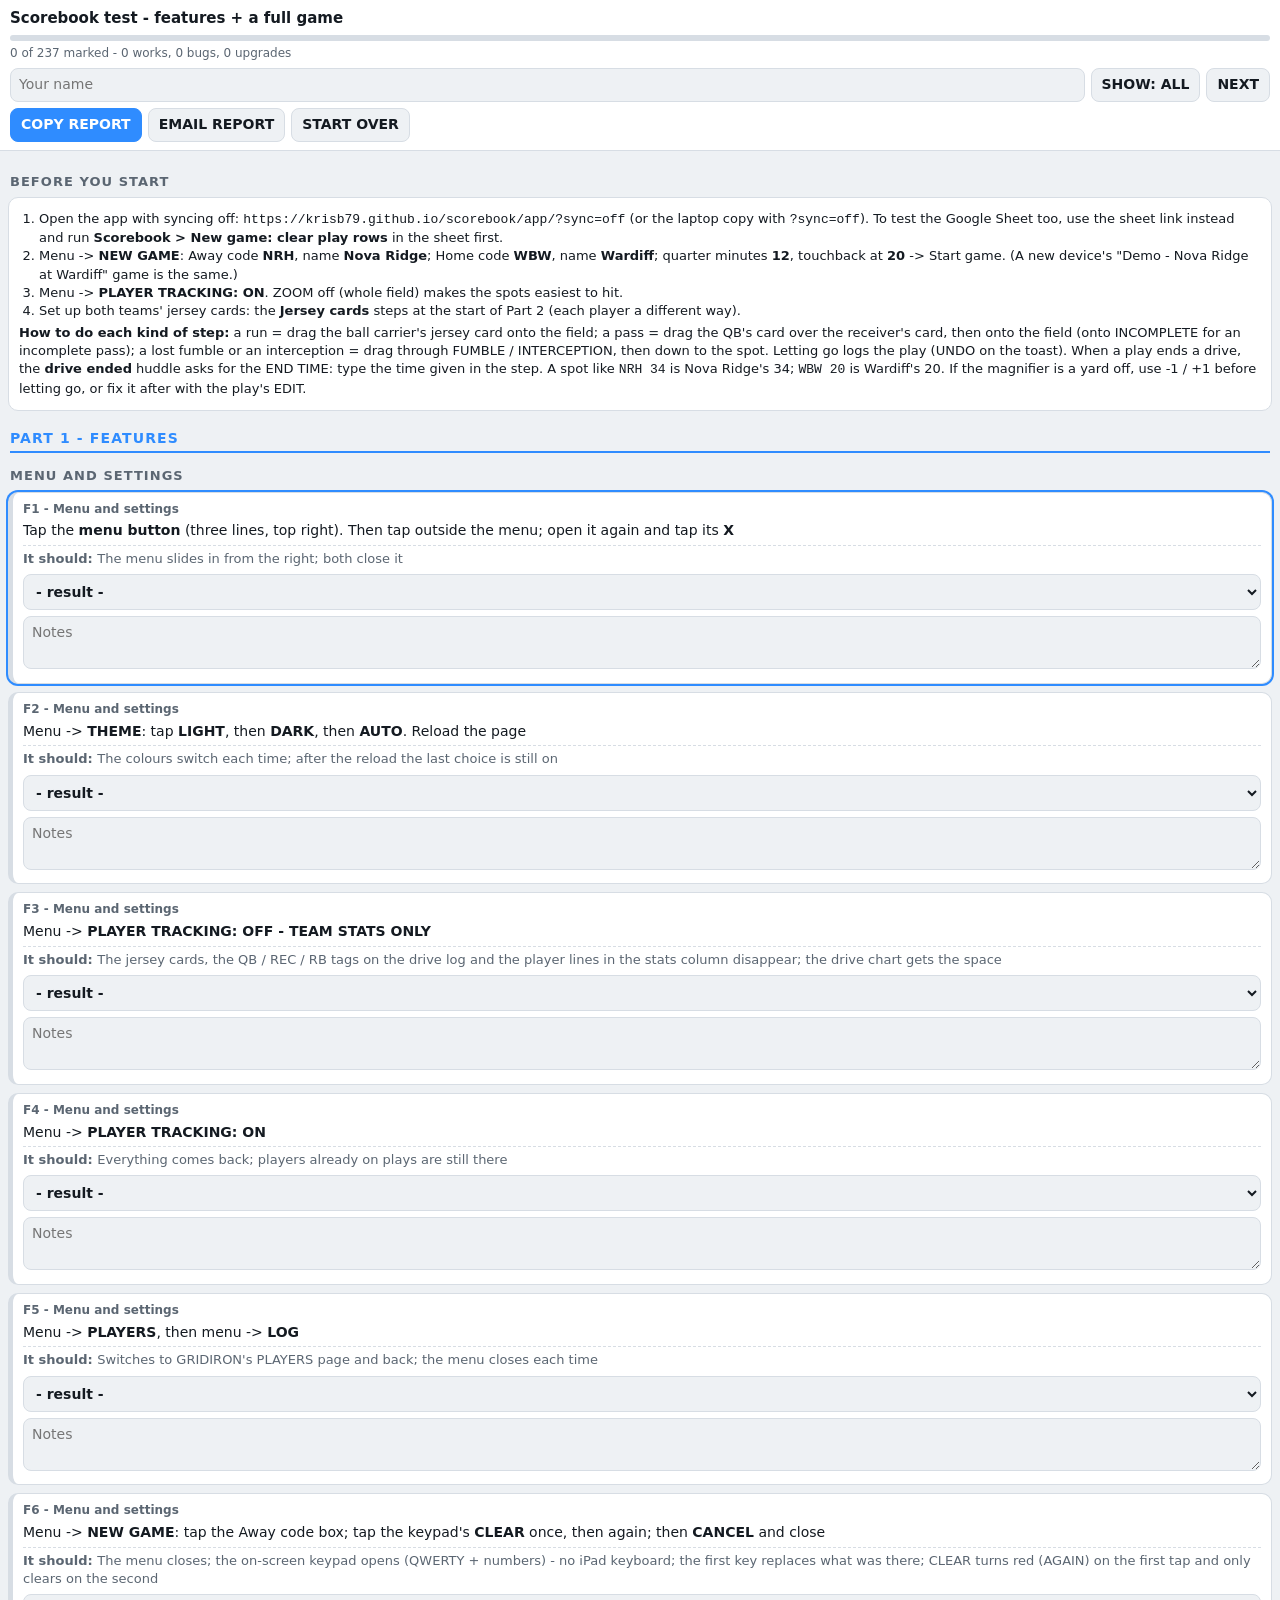
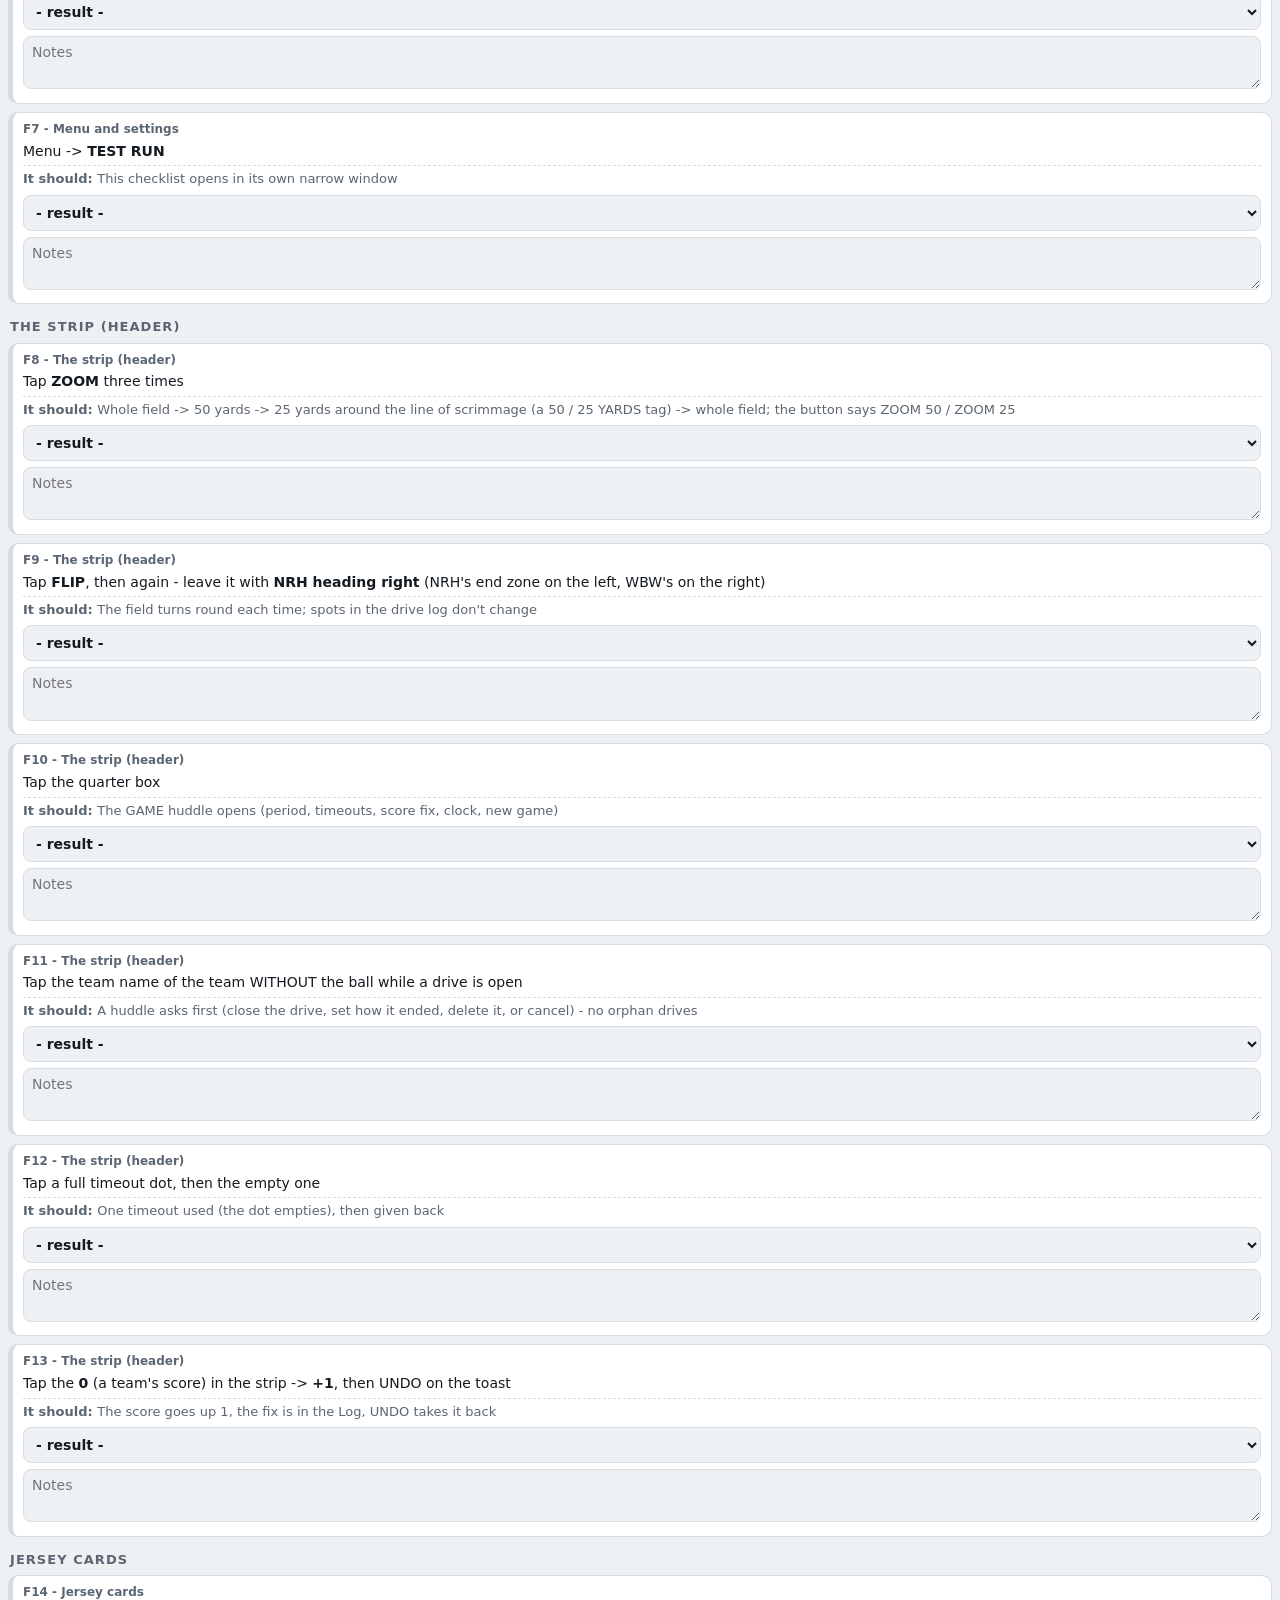
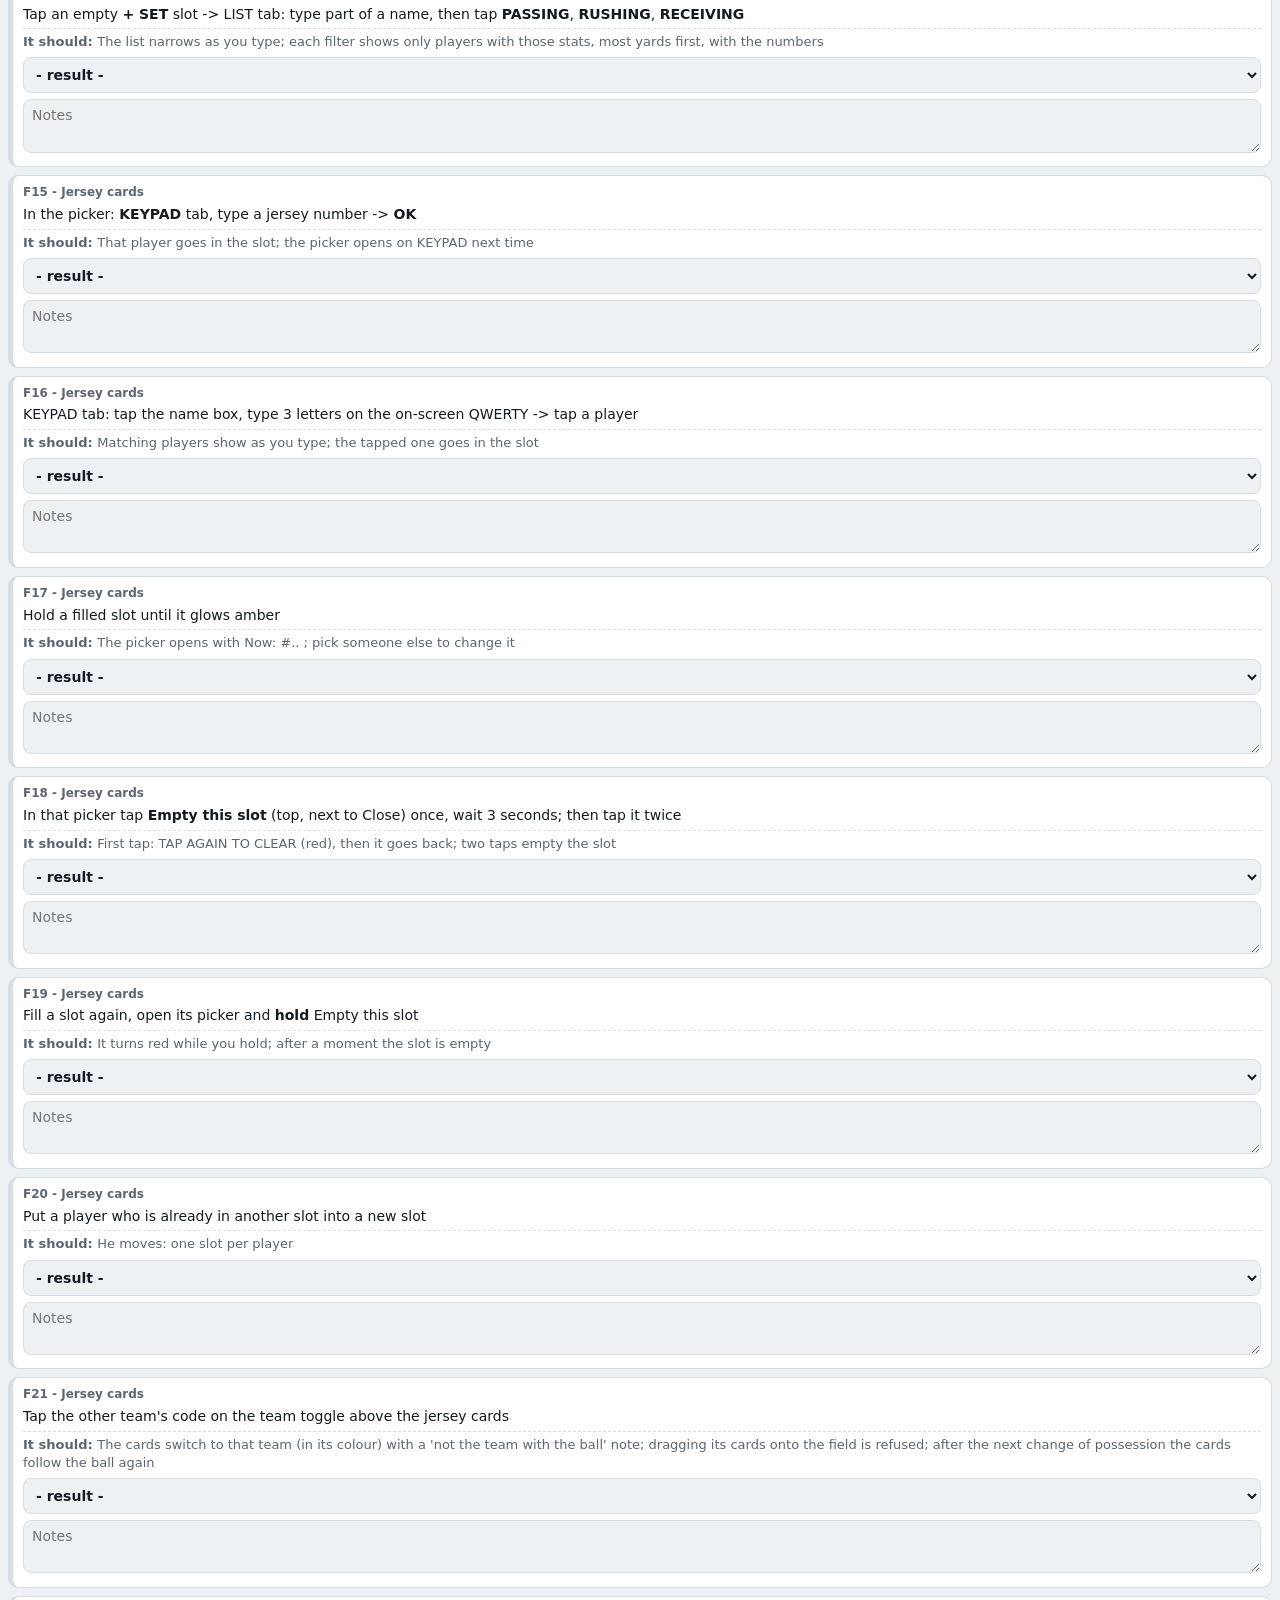
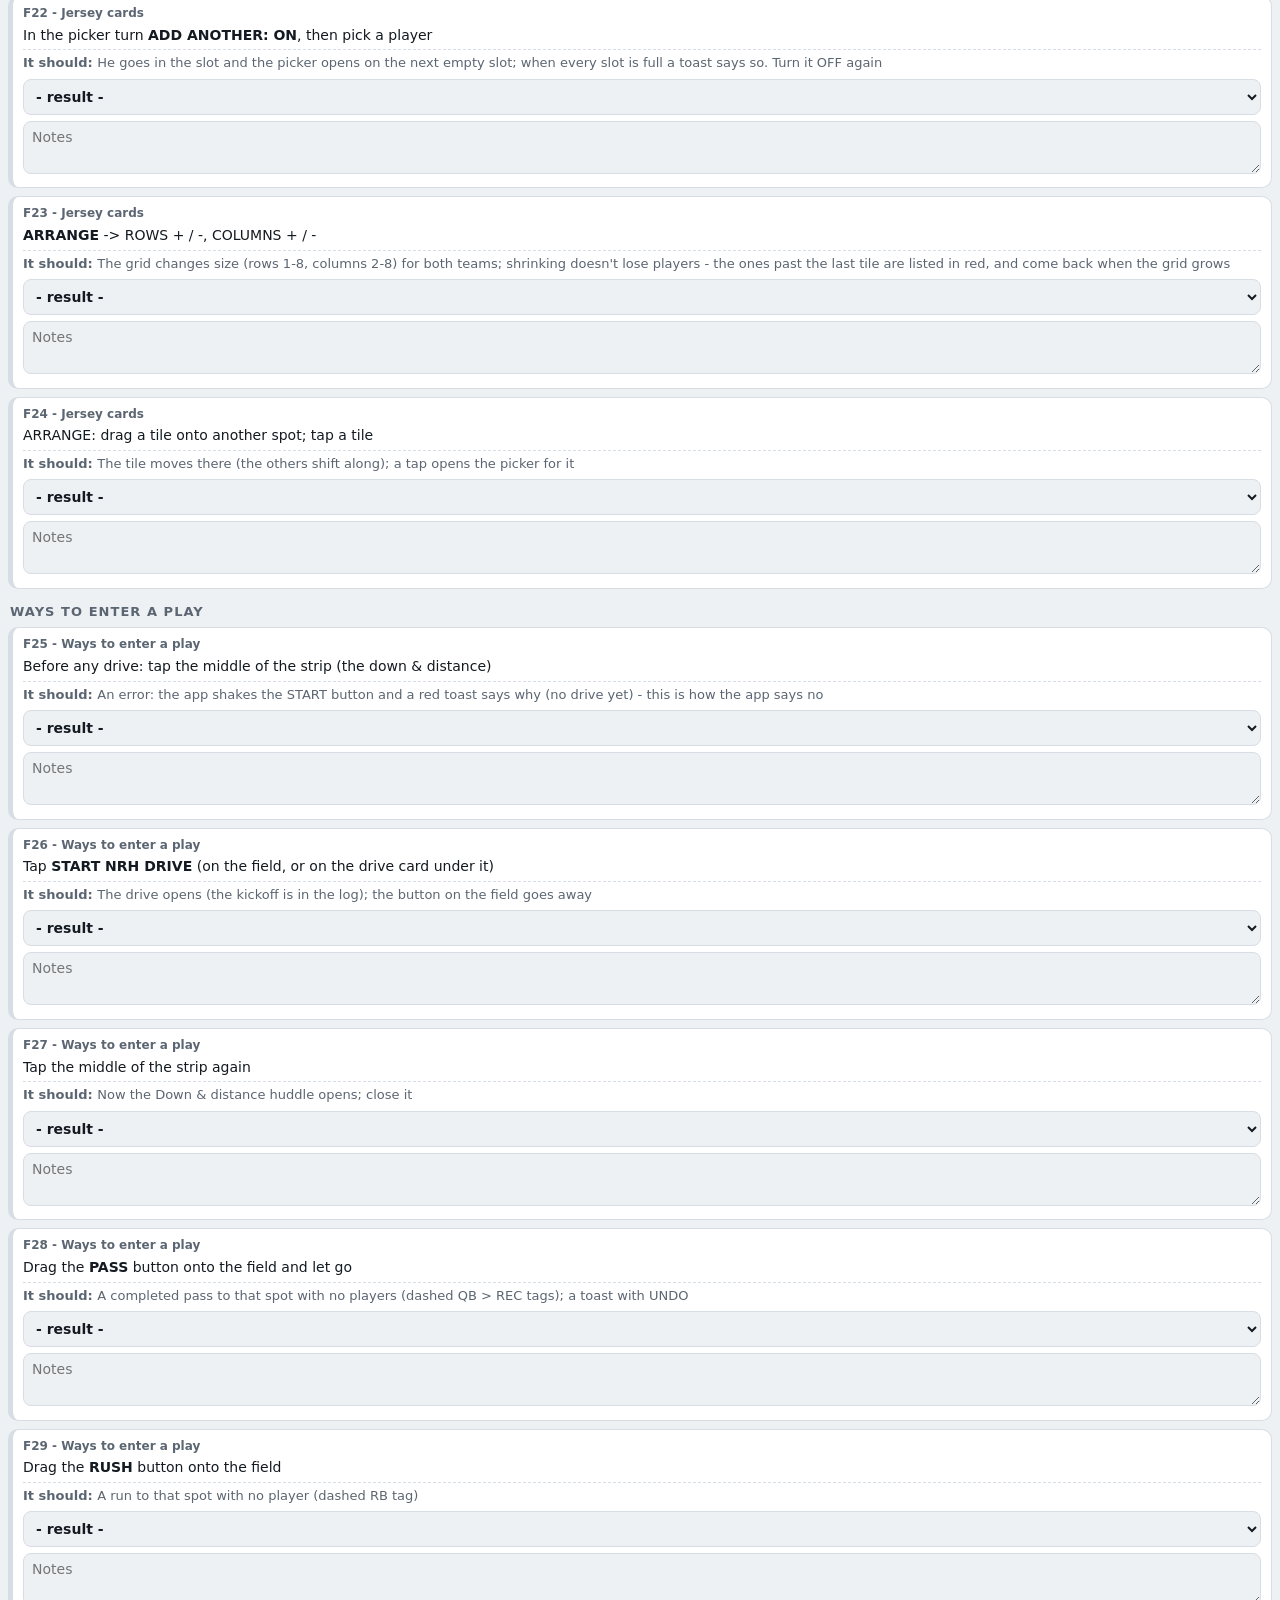
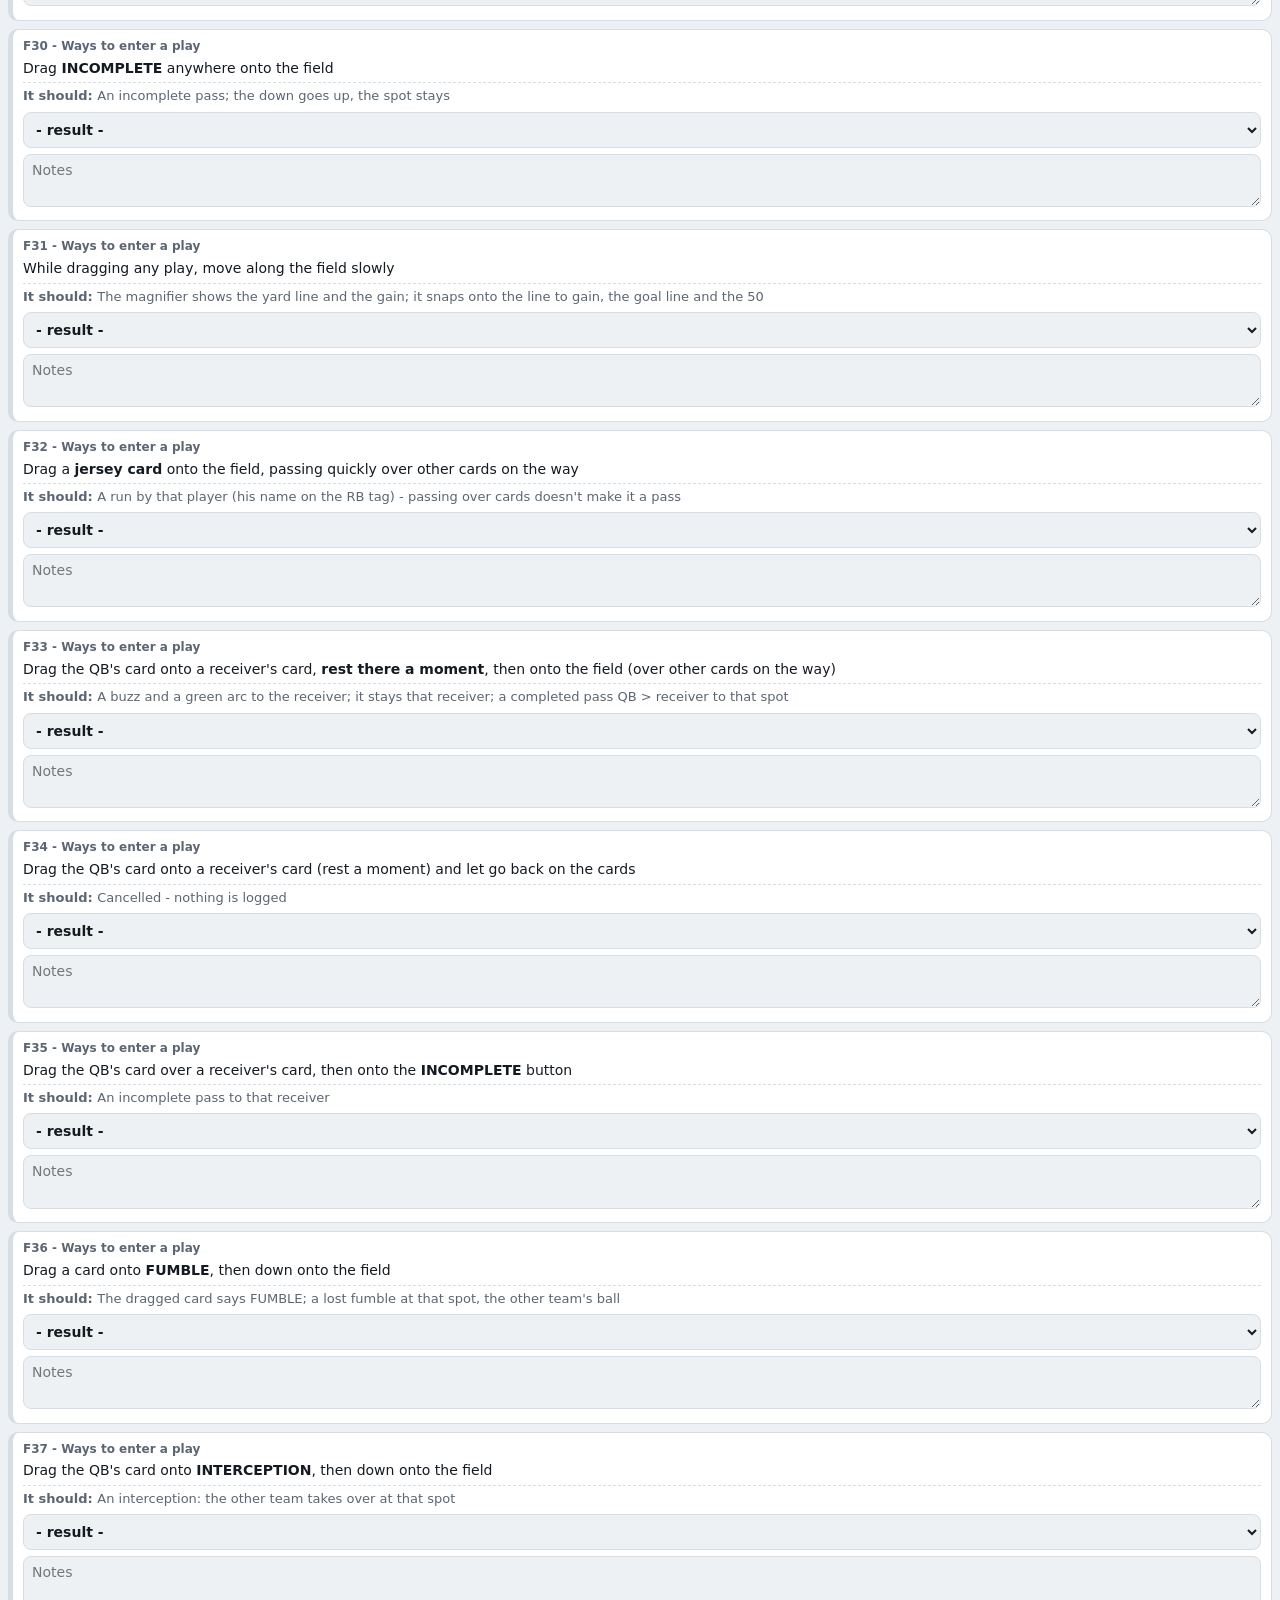
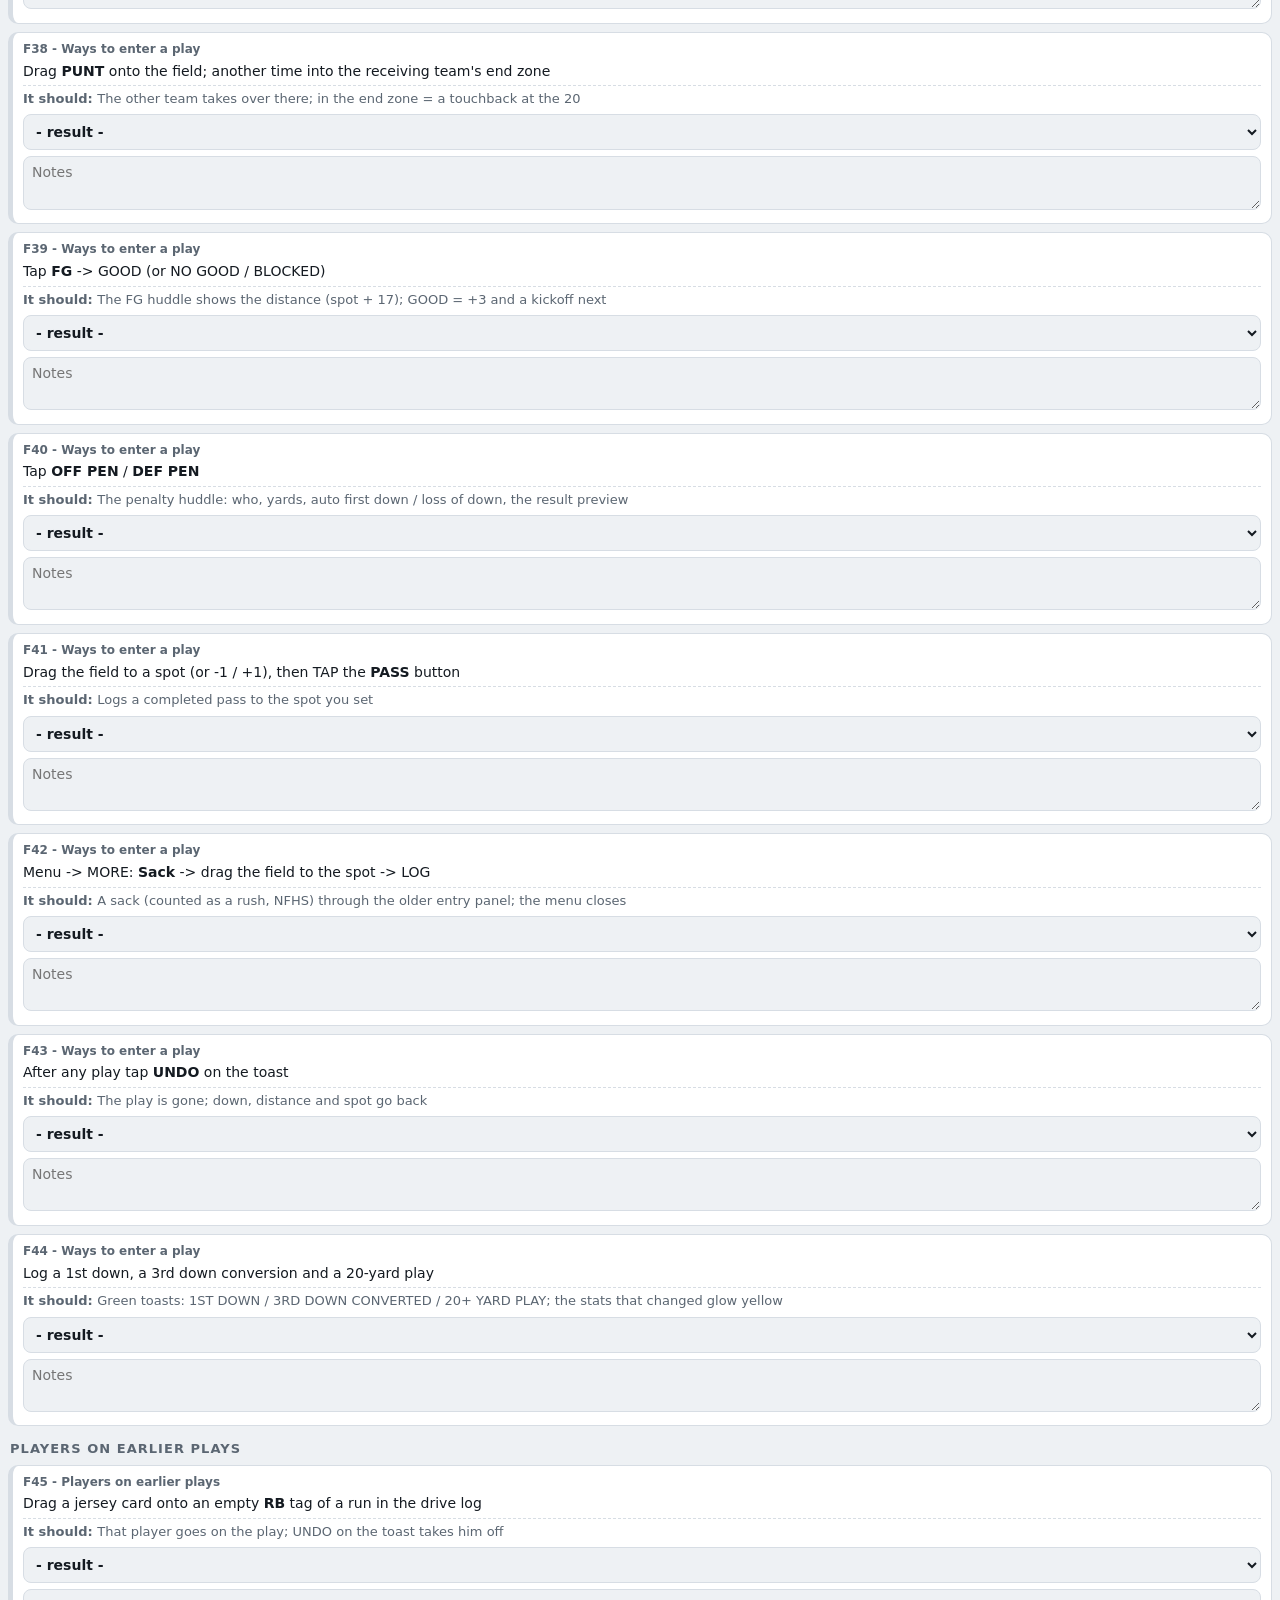
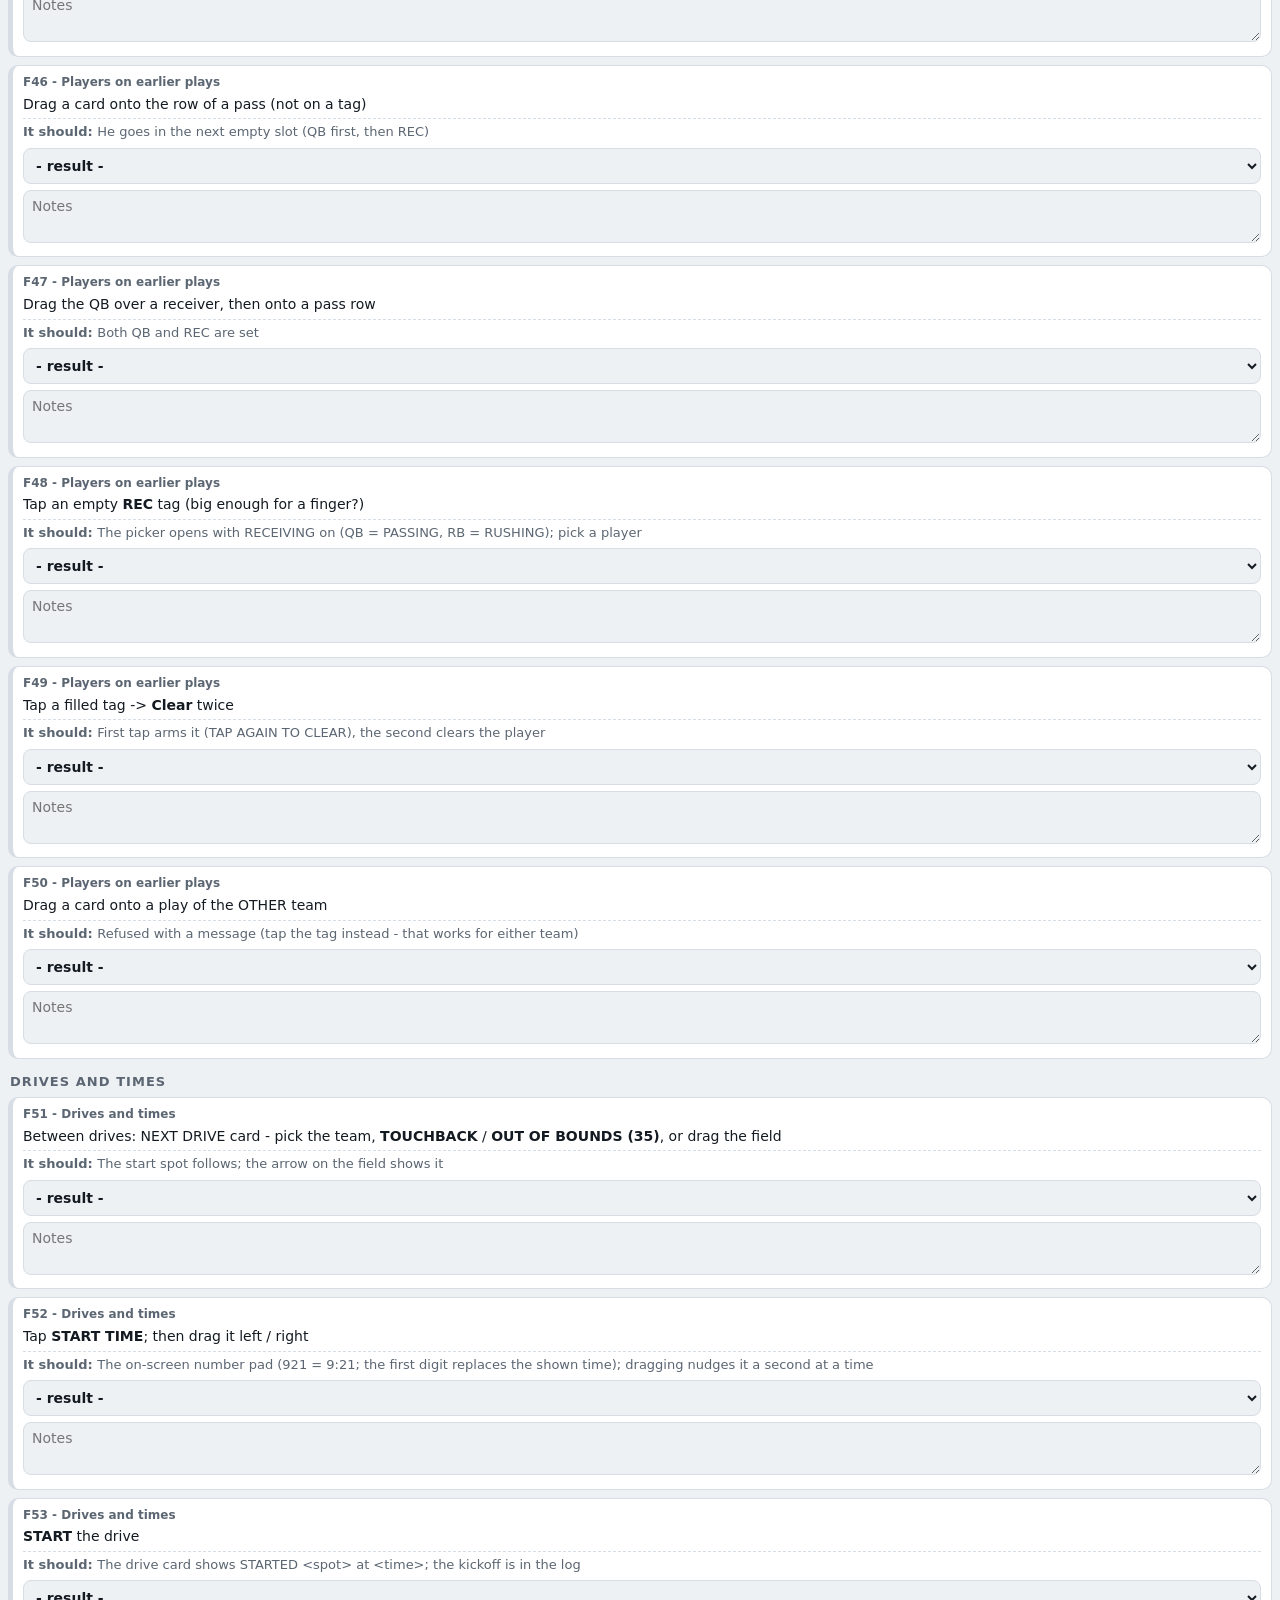
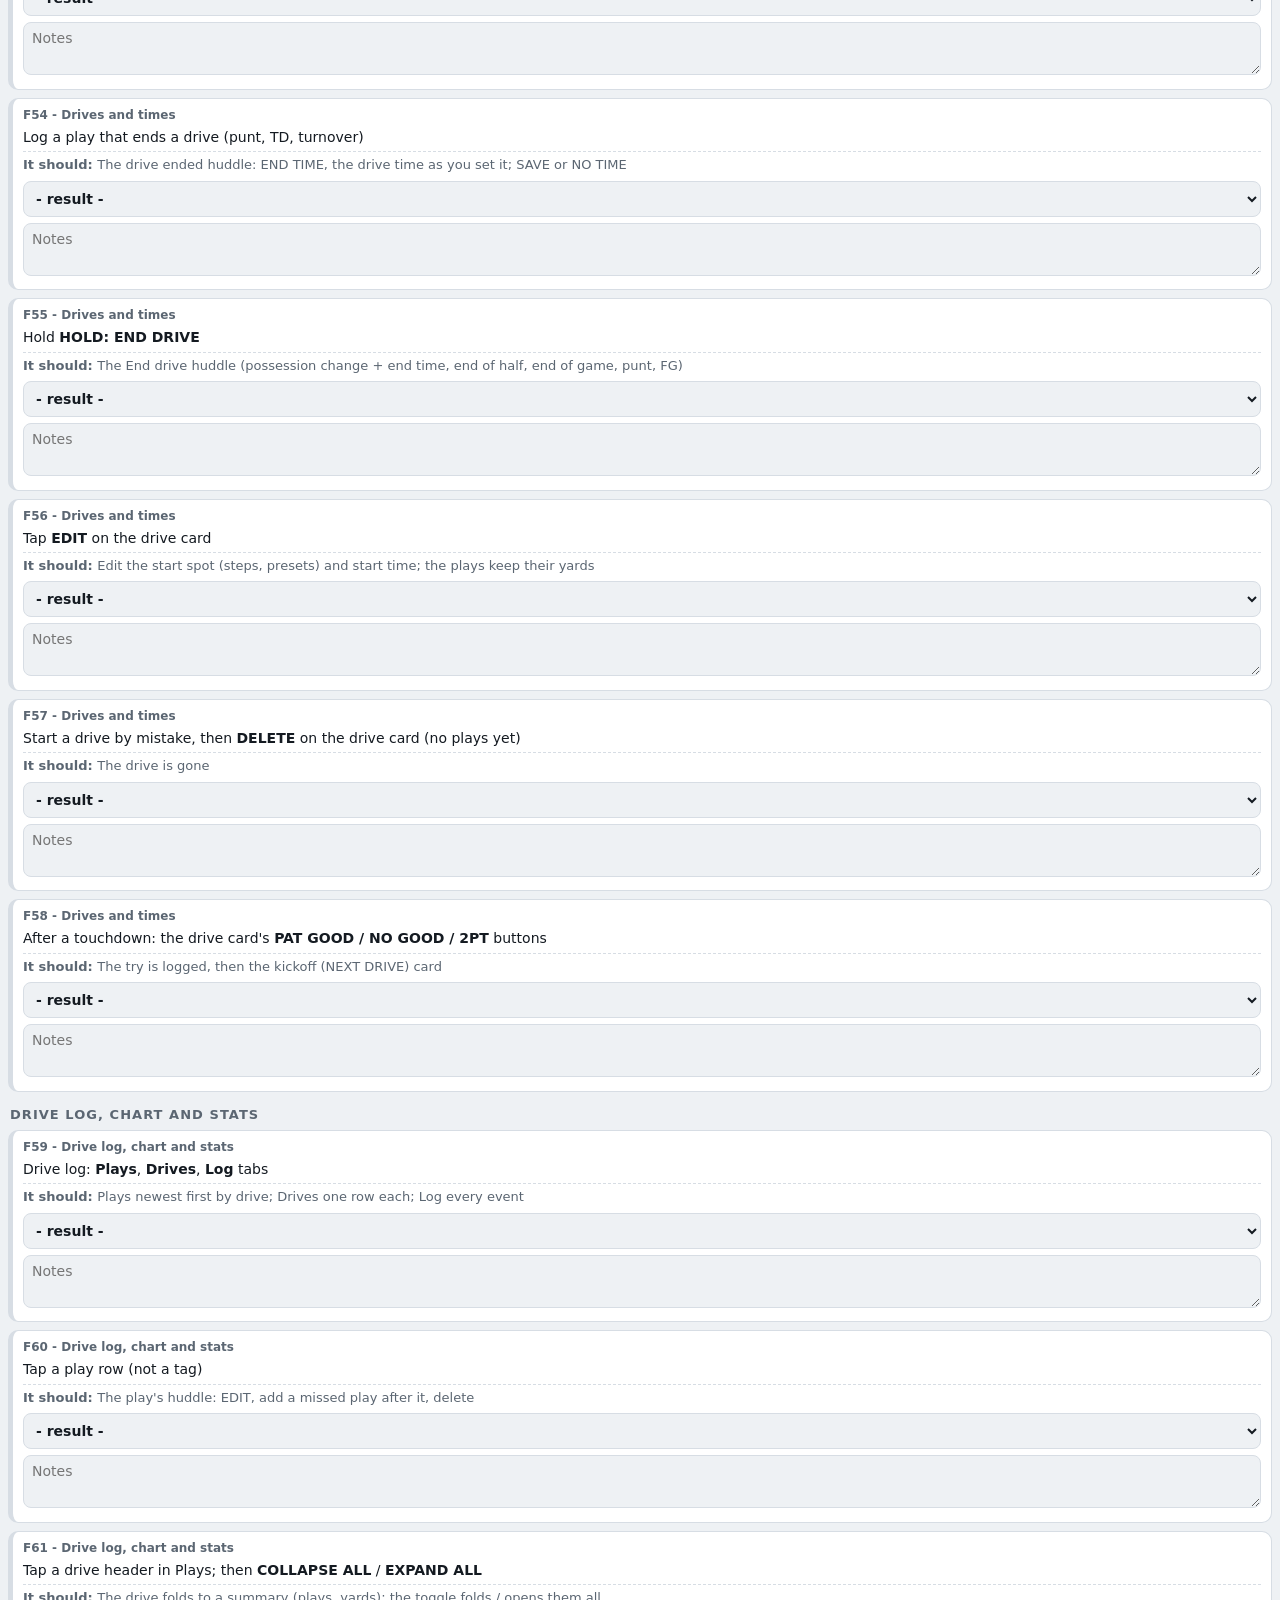
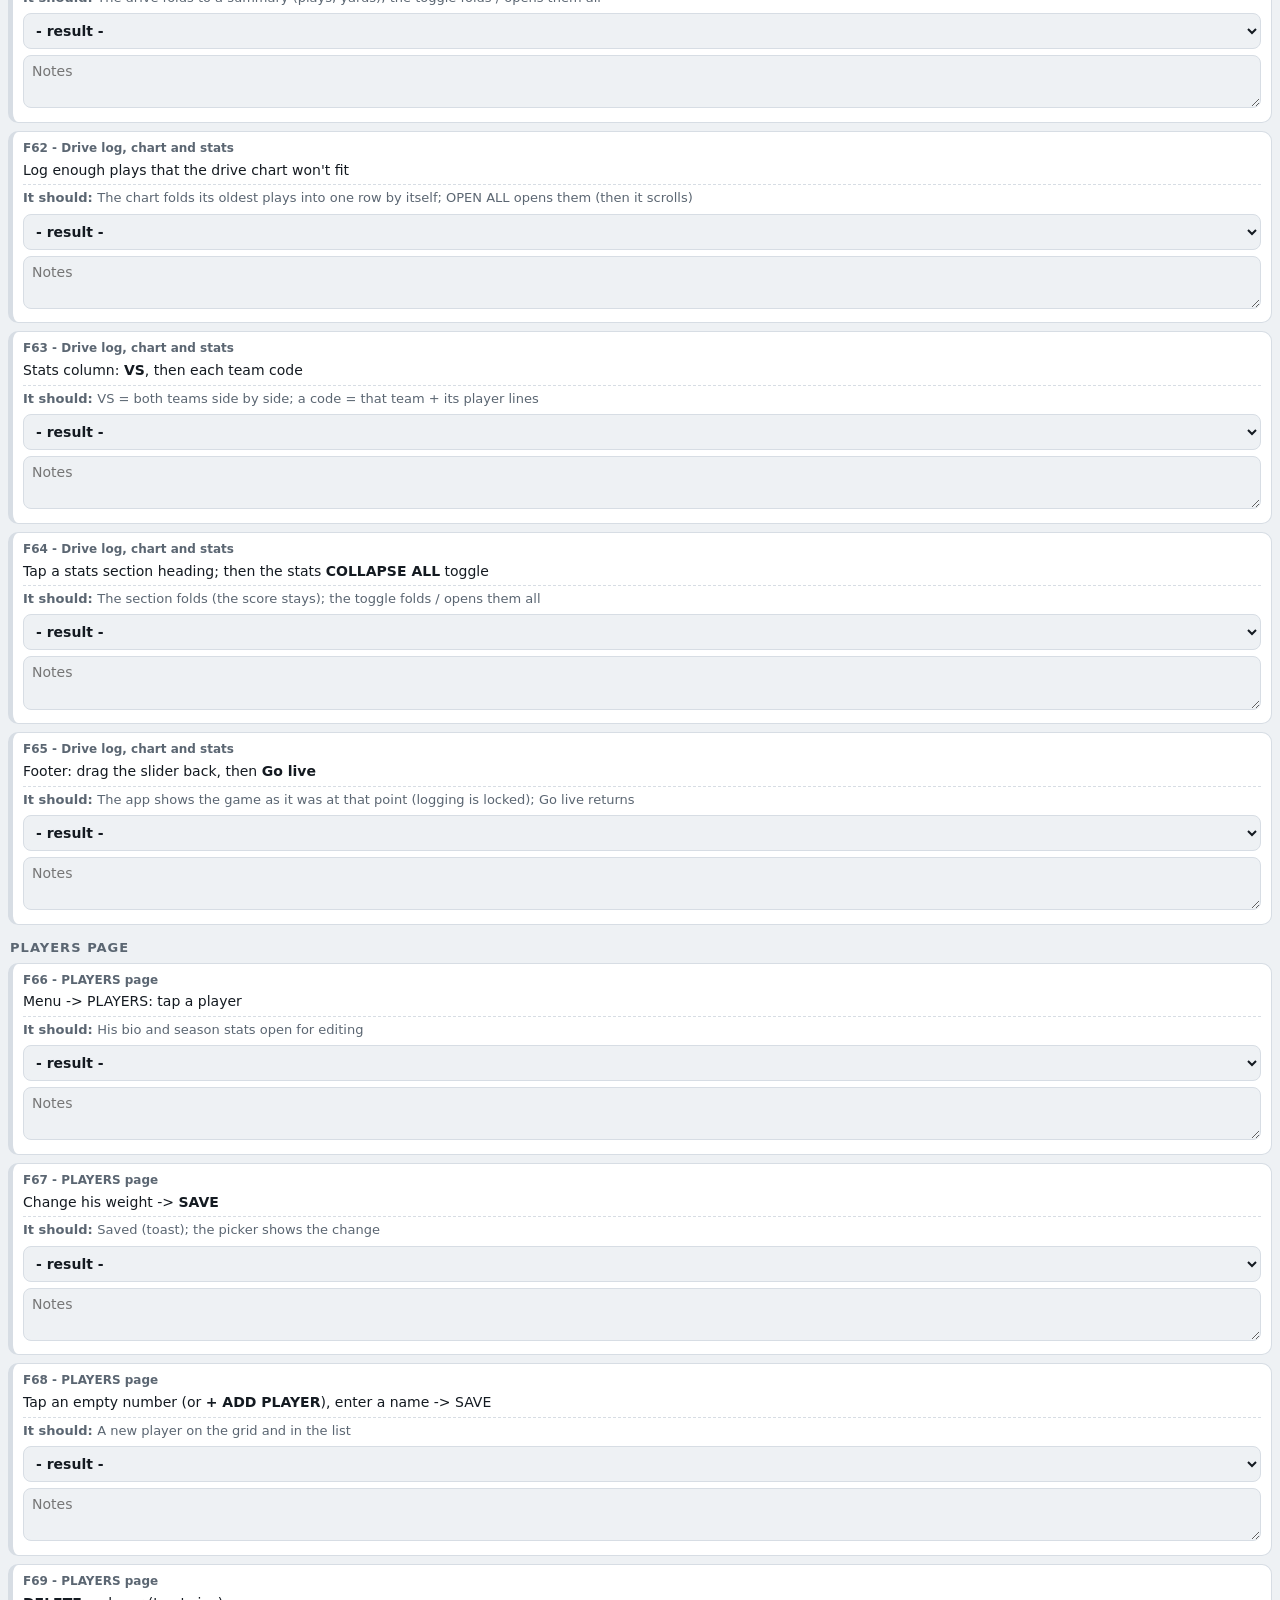
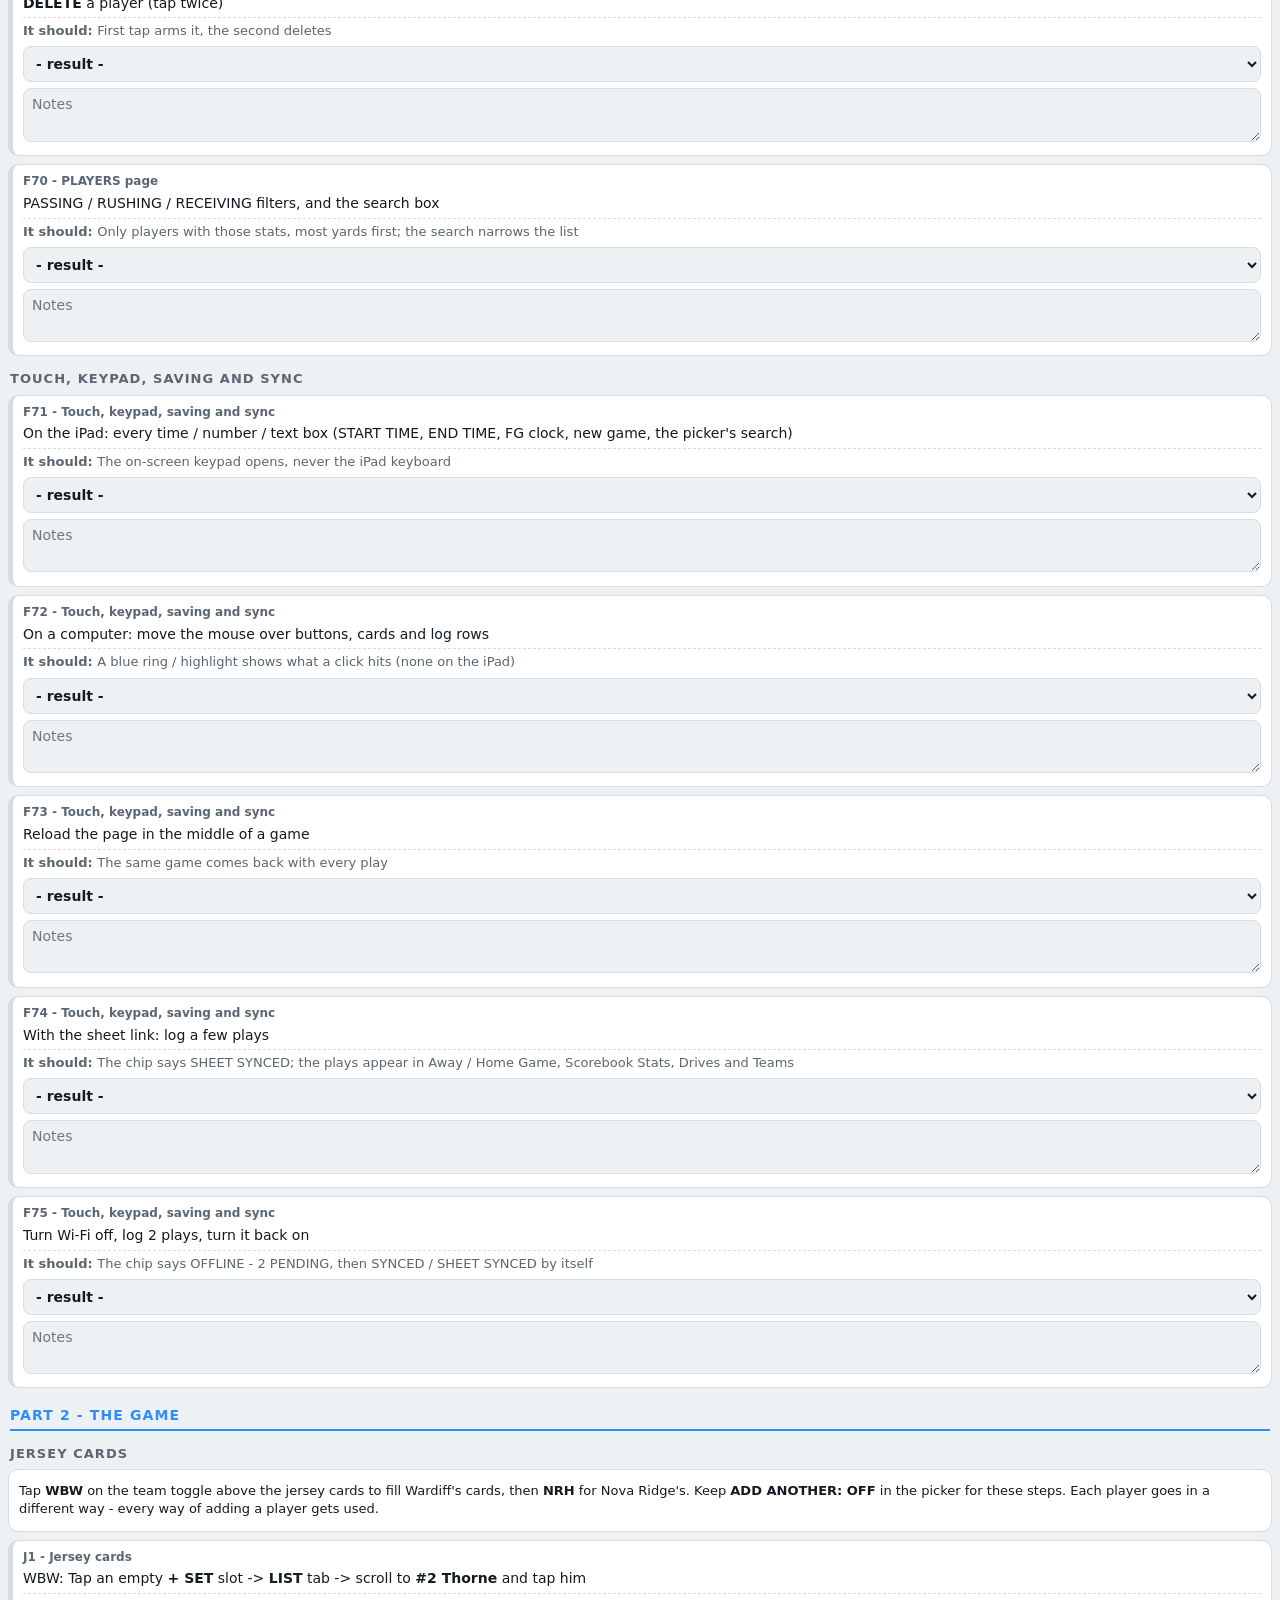
<file: app/test.html>
<!doctype html>
<html lang="en">
<head>
<meta charset="utf-8">
<meta name="viewport" content="width=device-width, initial-scale=1, viewport-fit=cover">
<title>Scorebook Test Run</title>
<!-- stats/app/test.html - the full game test (GAME_TEST_SCRIPT.md) as a checklist to keep in a narrow window next to
     the app: each step = what to do, what the app should show, Works / Bug / Upgrade, notes. Answers are kept on
     this device; COPY REPORT / EMAIL REPORT send them on. The steps come from test_steps.js (test_script.js). -->
<style>
:root { --bg: #eef1f4; --panel: #fff; --fg: #141a21; --muted: #5b6672; --line: #d7dde4; --blue: #2f8cff;
  --good: #1b7f3b; --bad: #c62828; --up: #b26a00; color-scheme: light; }
@media (prefers-color-scheme: dark) { :root { --bg: #0f1318; --panel: #181e25; --fg: #e7ebef; --muted: #96a1ad; --line: #2a333d;
  --good: #4cc274; --bad: #ff8a80; --up: #ffb74d; color-scheme: dark; } }
* { box-sizing: border-box; }
body { margin: 0; background: var(--bg); color: var(--fg); font: 14px/1.4 system-ui, -apple-system, "Segoe UI", Roboto, sans-serif; }
header { position: sticky; top: 0; z-index: 5; background: var(--panel); border-bottom: 1px solid var(--line); padding: 8px 10px; }
header h1 { font-size: 15px; margin: 0 0 6px; }
.bar { height: 6px; border-radius: 3px; background: var(--line); overflow: hidden; display: flex; }
.bar i { display: block; height: 100%; }
.bar .w { background: var(--good); } .bar .b { background: var(--bad); } .bar .u { background: var(--up); }
.counts { font-size: 12px; color: var(--muted); margin: 4px 0 6px; }
.row { display: flex; gap: 6px; flex-wrap: wrap; }
button, select, input, textarea { font: inherit; color: inherit; }
button { border: 1px solid var(--line); background: var(--bg); border-radius: 8px; padding: 6px 10px; min-height: 34px; cursor: pointer; font-weight: 700; }
button.on { background: var(--blue); border-color: var(--blue); color: #fff; }
button.primary { background: var(--blue); border-color: var(--blue); color: #fff; }
input.who { flex: 1; min-width: 120px; border: 1px solid var(--line); border-radius: 8px; padding: 6px 8px; background: var(--bg); }
main { padding: 8px; }
h2 { font-size: 13px; letter-spacing: .08em; text-transform: uppercase; color: var(--muted); margin: 14px 2px 6px; }
.text { background: var(--panel); border: 1px solid var(--line); border-radius: 10px; padding: 8px 10px; margin-bottom: 8px; font-size: 13px; }
.text p { margin: 4px 0; } .text ul, .text ol { margin: 4px 0; padding-left: 20px; }
.text table { border-collapse: collapse; width: 100%; font-size: 12px; } .text td, .text th { border-bottom: 1px solid var(--line); padding: 3px 4px; text-align: left; }
.card { background: var(--panel); border: 1px solid var(--line); border-left: 5px solid var(--line); border-radius: 10px; padding: 8px 10px; margin-bottom: 8px; }
.card.cur { box-shadow: 0 0 0 2px var(--blue); }
.card.works { border-left-color: var(--good); } .card.bug { border-left-color: var(--bad); } .card.upgrade { border-left-color: var(--up); }
.card .n { font-weight: 900; font-size: 12px; color: var(--muted); display: flex; justify-content: space-between; }
.card .act { margin: 4px 0; }
.card .see { font-size: 13px; color: var(--muted); border-top: 1px dashed var(--line); padding-top: 4px; }
.card .see b, .card .act b { color: var(--fg); }
.card.check .act { font-weight: 700; }
select.mark { width: 100%; margin-top: 6px; min-height: 36px; border: 1px solid var(--line); border-radius: 8px; padding: 4px 8px; background: var(--bg); font-weight: 700; }
select.mark.works { background: var(--good); border-color: var(--good); color: #fff; }
select.mark.bug { background: var(--bad); border-color: var(--bad); color: #fff; }
select.mark.upgrade { background: var(--up); border-color: var(--up); color: #141a21; }
textarea { width: 100%; margin-top: 6px; min-height: 34px; border: 1px solid var(--line); border-radius: 8px; padding: 6px 8px; background: var(--bg); resize: vertical; }
.hidden { display: none; }
h2.part { color: var(--blue); font-size: 14px; margin-top: 18px; border-bottom: 2px solid var(--blue); padding-bottom: 3px; }
.card.feat .see::before { content: "It should: "; font-weight: 700; }
footer { padding: 10px 8px 40px; }
.toast { position: fixed; left: 50%; bottom: 14px; transform: translateX(-50%); background: #141a21; color: #fff; padding: 8px 14px; border-radius: 10px; font-weight: 700; opacity: 0; transition: opacity .15s; pointer-events: none; }
.toast.show { opacity: 1; }
@media (hover: hover) { button:hover { box-shadow: 0 0 0 2px var(--blue); } }
</style>
</head>
<body>
<header>
  <h1 id="title">Test run</h1>
  <div class="bar" id="bar"></div>
  <div class="counts" id="counts"></div>
  <div class="row">
    <input class="who" id="who" placeholder="Your name" autocomplete="off">
    <button id="filter" title="Show every step, or only the ones not marked yet">SHOW: ALL</button>
    <button id="next" title="Jump to the first step not marked yet">NEXT</button>
  </div>
  <div class="row" style="margin-top:6px">
    <button class="primary" id="copy">COPY REPORT</button>
    <button id="email">EMAIL REPORT</button>
    <button id="reset" title="Clear every answer on this device (asks first)">START OVER</button>
  </div>
</header>
<main id="main"></main>
<footer class="text" style="margin:8px">
  <b>How it works:</b> keep this window narrow next to the app. Do each step, then mark it <b>Works</b>, <b>Bug</b> (it did
  something wrong) or <b>Upgrade</b> (it works, but could be better), and add a note when it helps. Answers stay on this
  device. COPY REPORT puts the report on the clipboard for any email; EMAIL REPORT opens your mail app with it.
</footer>
<div class="toast" id="toast"></div>
<script src="test_steps.js"></script>
<script>
(function () {
  var $ = function (id) { return document.getElementById(id); };
  var KEY = "scorebook.testrun." + TEST.title, S = load(), onlyOpen = false, toastT = 0;
  function load() { try { return JSON.parse(localStorage.getItem(KEY) || "{}") || {}; } catch (e) { return {}; } }
  function save() { try { localStorage.setItem(KEY, JSON.stringify(S)); } catch (e) { /* private mode */ } }
  function esc(t) { return String(t == null ? "" : t).replace(/[&<>"]/g, function (c) { return { "&": "&amp;", "<": "&lt;", ">": "&gt;", '"': "&quot;" }[c]; }); }
  // the script's markdown bits: **bold**, `code`, <br>
  function md(t) { return esc(t).replace(/\*\*([^*]+)\*\*/g, "<b>$1</b>").replace(/`([^`]+)`/g, "<code>$1</code>").replace(/&lt;br&gt;/g, "<br>"); }
  function plain(t) { return String(t || "").replace(/\*\*/g, "").replace(/`/g, "").replace(/<br>/g, " / "); }
  S.marks = S.marks || {}; S.notes = S.notes || {};
  $("title").textContent = TEST.title;
  $("who").value = S.who || "";

  // every markable item gets an id: s<step>, or c<section>-<n> for a check
  var items = [];
  function textBlock(lines) {
    var h = "", tbl = [], list = null, para = [];
    function flushPara() { if (para.length) { h += "<p>" + md(para.join(" ")) + "</p>"; para = []; } }
    function flushTable() { if (tbl.length) { h += "<table>" + tbl.map(function (r, i) { var c = r.split("|").slice(1, -1); return "<tr>" + c.map(function (x) { return (i ? "<td>" : "<th>") + md(x.trim()) + (i ? "</td>" : "</th>"); }).join("") + "</tr>"; }).join("") + "</table>"; tbl = []; } }
    function flushList() { if (list) { h += "<" + list.t + ">" + list.items.map(function (x) { return "<li>" + md(x) + "</li>"; }).join("") + "</" + list.t + ">"; list = null; } }
    lines.forEach(function (l) {
      var m;
      if (/^\|---/.test(l)) { return; }
      if (/^\|/.test(l)) { flushPara(); flushList(); tbl.push(l); return; }
      flushTable();
      if (/^\s*(\d+\.|-)\s/.test(l)) { flushPara(); }
      if ((m = /^\s*(\d+)\.\s+(.*)$/.exec(l))) { if (!list || list.t !== "ol") { flushList(); list = { t: "ol", items: [] }; } list.items.push(m[2]); return; }
      if ((m = /^\s*-\s+(.*)$/.exec(l))) { if (!list || list.t !== "ul") { flushList(); list = { t: "ul", items: [] }; } list.items.push(m[1]); return; }
      if (/^\s{2,}\S/.test(l) && list) { list.items[list.items.length - 1] += " " + l.trim(); return; }
      flushList();
      if (l.trim()) { para.push(l.trim()); } else { flushPara(); }   // the script wraps paragraphs over lines
    });
    flushPara(); flushTable(); flushList();
    return h ? '<div class="text">' + h + "</div>" : "";
  }
  function card(id, head, act, see, cls) {
    var m = S.marks[id] || "";
    items.push({ id: id, head: head, act: act, see: see });
    return '<div class="card ' + (cls || "") + " " + m + '" id="' + id + '" data-id="' + id + '">' +
      '<div class="n"><span>' + esc(head) + "</span><span>" + (m ? esc(m.toUpperCase()) : "") + "</span></div>" +
      '<div class="act">' + md(act) + "</div>" + (see ? '<div class="see">' + md(see) + "</div>" : "") +
      '<select class="mark ' + m + '" data-mark="' + id + '"><option value="">- result -</option>' + ["works", "bug", "upgrade"].map(function (v) {
        return '<option value="' + v + '"' + (m === v ? " selected" : "") + ">" + { works: "Works", bug: "Bug", upgrade: "Upgrade" }[v] + "</option>"; }).join("") + "</select>" +
      '<textarea placeholder="Notes" data-note="' + id + '">' + esc(S.notes[id] || "") + "</textarea></div>";
  }
  function draw() {
    var h = "";
    items = [];
    TEST.sections.forEach(function (sec, si) {
      var text = [], ci = 0;
      if (si === 1 && /^Features/.test(sec.name)) { h += '<h2 class="part">Part 1 - Features</h2>'; }
      if (sec.name === "Jersey cards") { h += '<h2 class="part">Part 2 - The game</h2>'; }
      h += "<h2>" + esc(sec.name.replace(/^Features: /, "")) + "</h2>";
      sec.items.forEach(function (it) {
        if (it.text !== undefined) { text.push(it.text); return; }
        h += textBlock(text); text = [];
        if (it.jersey) { h += card("j" + it.jersey, "J" + it.jersey + " - Jersey cards", it.act, it.see, "feat"); }
        else if (it.feat) { h += card("f" + it.feat, "F" + it.feat + " - " + sec.name.replace(/^Features: /, ""), it.act, it.see, "feat"); }
        else if (it.step) { h += card("s" + it.step, "Step " + it.step + " - " + sec.name, it.act, it.see); }
        else if (it.check) { h += card("c" + si + "-" + (++ci), "Check - " + sec.name, it.check.replace(/^\*\*Check,?\s*/, "**"), "", "check"); }
      });
      h += textBlock(text);
      if (sec.name === "Final checks") { h += card("final", "Final checks", "The score, team stats and leaders above match the app", ""); }
    });
    $("main").innerHTML = h;
    progress();
  }
  function progress() {
    var n = items.length, c = { works: 0, bug: 0, upgrade: 0 }, k, first = null;
    items.forEach(function (it) { var m = S.marks[it.id]; if (m) { c[m]++; } else if (!first) { first = it.id; } });
    k = c.works + c.bug + c.upgrade;
    $("bar").innerHTML = ["w", "b", "u"].map(function (x, i) { var v = [c.works, c.bug, c.upgrade][i]; return '<i class="' + x + '" style="width:' + (v / n * 100) + '%"></i>'; }).join("");
    $("counts").textContent = k + " of " + n + " marked - " + c.works + " works, " + c.bug + " bugs, " + c.upgrade + " upgrades";
    Array.prototype.forEach.call(document.querySelectorAll(".card"), function (el) {
      el.classList.toggle("cur", el.id === first);
      el.classList.toggle("hidden", onlyOpen && !!S.marks[el.id]);
    });
    return first;
  }
  function toast(t) { $("toast").textContent = t; $("toast").classList.add("show"); clearTimeout(toastT); toastT = setTimeout(function () { $("toast").classList.remove("show"); }, 2200); }

  $("main").addEventListener("change", function (e) {
    var id = e.target.getAttribute("data-mark"), cd;
    if (!id) { return; }
    if (e.target.value) { S.marks[id] = e.target.value; } else { delete S.marks[id]; }
    save();
    cd = e.target.closest(".card");
    ["works", "bug", "upgrade"].forEach(function (x) { cd.classList.toggle(x, S.marks[id] === x); e.target.classList.toggle(x, S.marks[id] === x); });
    cd.querySelector(".n span:last-child").textContent = S.marks[id] ? S.marks[id].toUpperCase() : "";
    progress();
  });
  $("main").addEventListener("input", function (e) {
    var id = e.target.getAttribute("data-note");
    if (!id) { return; }
    if (e.target.value) { S.notes[id] = e.target.value; } else { delete S.notes[id]; }
    save();
  });
  $("who").addEventListener("input", function () { S.who = this.value; save(); });
  $("filter").addEventListener("click", function () { onlyOpen = !onlyOpen; this.textContent = onlyOpen ? "SHOW: NOT MARKED" : "SHOW: ALL"; this.classList.toggle("on", onlyOpen); progress(); });
  $("next").addEventListener("click", function () { var f = progress(); if (f) { $(f).scrollIntoView({ behavior: "smooth", block: "center" }); } else { toast("Every step is marked"); } });
  $("reset").addEventListener("click", function () {
    if (!window.confirm("Clear every answer and note on this device?")) { return; }
    S = { who: S.who, marks: {}, notes: {} }; save(); draw();
  });

  // The report: totals, then every bug / upgrade (and any note on a step that works), step by step.
  function report() {
    var c = { works: 0, bug: 0, upgrade: 0 }, lines = [], open = 0;
    items.forEach(function (it) {
      var m = S.marks[it.id], note = S.notes[it.id];
      if (m) { c[m]++; } else { open++; }
      if (m === "bug" || m === "upgrade" || note) {
        lines.push("");
        lines.push((m ? m.toUpperCase() : "NOTE") + " - " + it.head);
        lines.push("  Did: " + plain(it.act));
        if (it.see) { lines.push("  Expected: " + plain(it.see)); }
        if (note) { lines.push("  Notes: " + note.replace(/\n/g, "\n         ")); }
      }
    });
    return ["Scorebook test run - " + TEST.title, "Tester: " + (S.who || "-") + "    Date: " + new Date().toLocaleString(),
      "App: " + location.href.replace(/test\.html.*$/, ""),
      "", "Marked " + (items.length - open) + " of " + items.length + ": " + c.works + " works, " + c.bug + " bugs, " + c.upgrade + " upgrades" + (open ? " (" + open + " not marked)" : ""),
      lines.length ? "" : "", lines.length ? "Bugs, upgrades and notes:" : "No bugs, upgrades or notes."].concat(lines).join("\n");
  }
  $("copy").addEventListener("click", function () {
    var t = report();
    function fallback() { var ta = document.createElement("textarea"); ta.value = t; document.body.appendChild(ta); ta.select(); try { document.execCommand("copy"); toast("Report copied - paste it into an email"); } catch (e) { toast("Couldn't copy"); } ta.remove(); }
    if (navigator.clipboard && window.isSecureContext) { navigator.clipboard.writeText(t).then(function () { toast("Report copied - paste it into an email"); }, fallback); } else { fallback(); }
  });
  $("email").addEventListener("click", function () {
    var t = report(), subject = "Scorebook test run - " + (S.who || "report");
    if (t.length > 1800) { t = t.slice(0, 1800) + "\n\n(cut short - use COPY REPORT for the whole report)"; }
    location.href = "mailto:?subject=" + encodeURIComponent(subject) + "&body=" + encodeURIComponent(t);
  });

  draw();
})();
</script>
</body>
</html>
</file>
